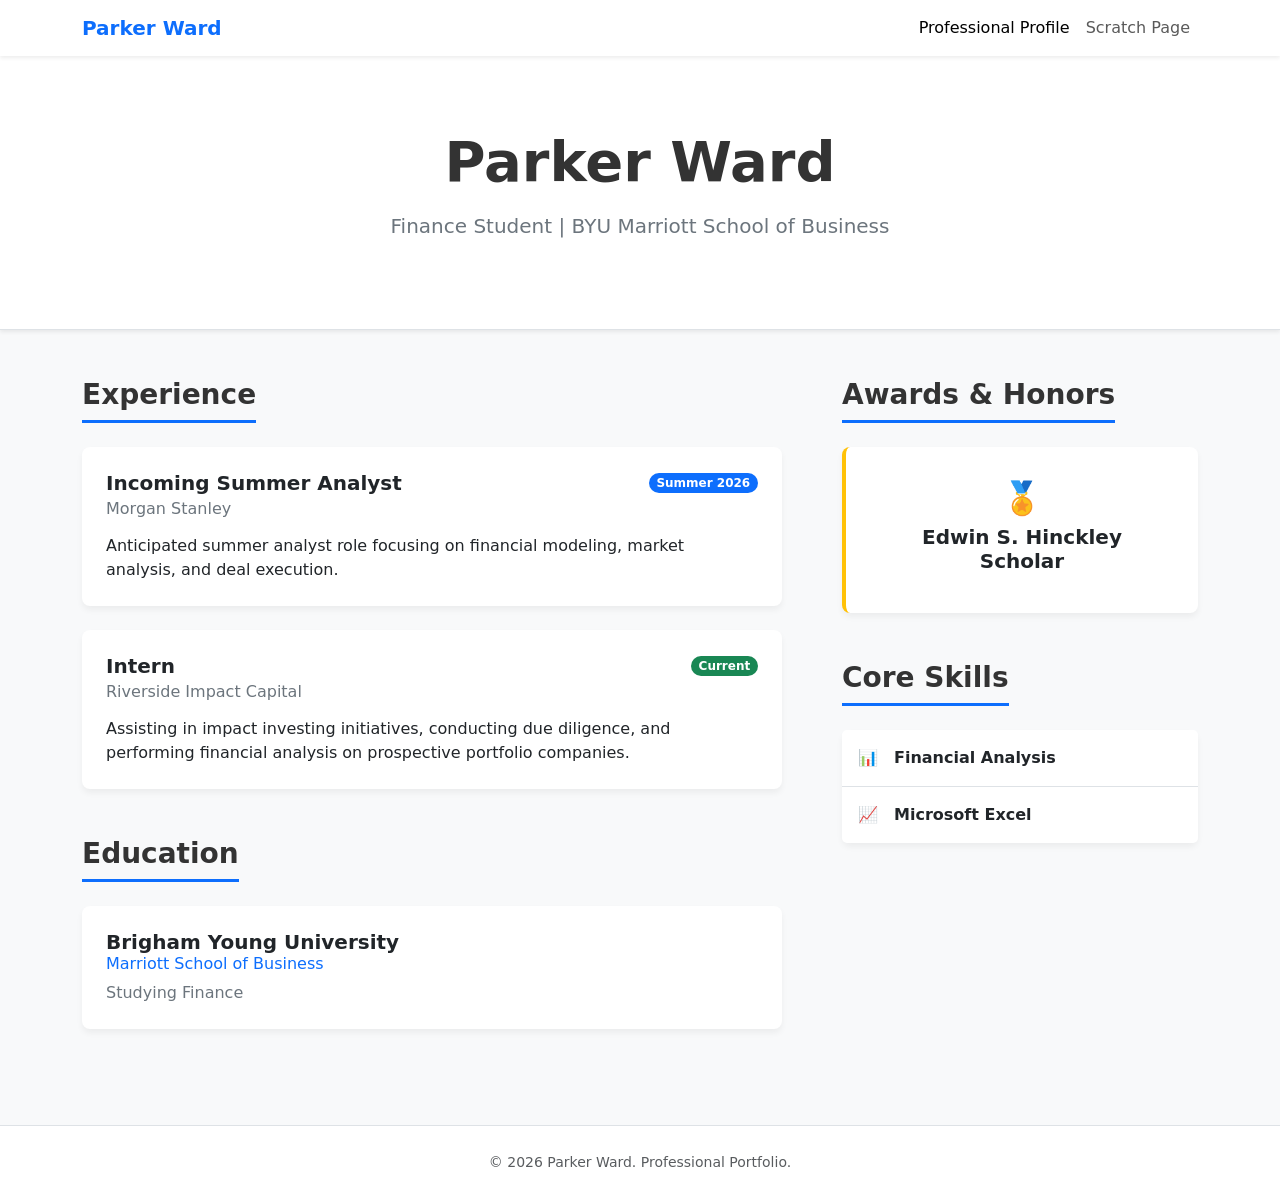
<file: index.html>
<!DOCTYPE html>
<html lang="en">
<head>
    <meta charset="UTF-8">
    <meta name="viewport" content="width=device-width, initial-scale=1.0">
    <title>Parker Ward | Finance Portfolio</title>
    
    <link href="https://cdn.jsdelivr.net/npm/bootstrap@5.3.0/dist/css/bootstrap.min.css" rel="stylesheet">
    
    <style>
        body {
            background-color: #f8f9fa; /* Very light gray to make white cards pop */
            color: #333;
        }
        .section-title {
            border-bottom: 3px solid #0d6efd; /* Bootstrap primary blue */
            padding-bottom: 8px;
            margin-bottom: 24px;
            display: inline-block;
        }
        .resume-card {
            background: white;
            border: none;
            box-shadow: 0 4px 6px rgba(0,0,0,0.05);
            transition: transform 0.2s ease-in-out;
            border-radius: 8px;
        }
        .resume-card:hover {
            transform: translateY(-3px); /* Slight lift effect on hover */
        }
    </style>
</head>
<body>

    <nav class="navbar navbar-expand-lg navbar-light bg-white shadow-sm sticky-top">
        <div class="container">
            <a class="navbar-brand fw-bold text-primary" href="index.html">Parker Ward</a>
            <button class="navbar-toggler" type="button" data-bs-toggle="collapse" data-bs-target="#navbarNav">
                <span class="navbar-toggler-icon"></span>
            </button>
            <div class="collapse navbar-collapse justify-content-end" id="navbarNav">
                <ul class="navbar-nav">
                    <li class="nav-item">
                        <a class="nav-link active" href="index.html">Professional Profile</a>
                    </li>
                    <li class="nav-item">
                        <a class="nav-link" href="scratch.html">Scratch Page</a>
                    </li>
                </ul>
            </div>
        </div>
    </nav>

    <header class="bg-white py-5 border-bottom shadow-sm text-center">
        <div class="container py-4">
            <h1 class="display-4 fw-bold">Parker Ward</h1>
            <p class="lead text-secondary mt-3">Finance Student | BYU Marriott School of Business</p>
        </div>
    </header>

    <main class="container py-5">
        <div class="row">
            
            <div class="col-lg-8 pe-lg-5">
                
                <section class="mb-5">
                    <h3 class="section-title fw-bold">Experience</h3>
                    
                    <div class="card resume-card mb-4 p-2">
                        <div class="card-body">
                            <div class="d-flex justify-content-between align-items-center mb-2">
                                <h5 class="card-title fw-bold mb-0">Incoming Summer Analyst</h5>
                                <span class="badge bg-primary rounded-pill">Summer 2026</span>
                            </div>
                            <h6 class="card-subtitle mb-3 text-secondary">Morgan Stanley</h6>
                            <p class="card-text mb-0">Anticipated summer analyst role focusing on financial modeling, market analysis, and deal execution.</p>
                        </div>
                    </div>

                    <div class="card resume-card mb-4 p-2">
                        <div class="card-body">
                            <div class="d-flex justify-content-between align-items-center mb-2">
                                <h5 class="card-title fw-bold mb-0">Intern</h5>
                                <span class="badge bg-success rounded-pill">Current</span>
                            </div>
                            <h6 class="card-subtitle mb-3 text-secondary">Riverside Impact Capital</h6>
                            <p class="card-text mb-0">Assisting in impact investing initiatives, conducting due diligence, and performing financial analysis on prospective portfolio companies.</p>
                        </div>
                    </div>
                </section>

                <section class="mb-5">
                    <h3 class="section-title fw-bold">Education</h3>
                    <div class="card resume-card mb-4 p-2">
                        <div class="card-body">
                            <h5 class="card-title fw-bold mb-1">Brigham Young University</h5>
                            <h6 class="card-subtitle mb-2 text-primary">Marriott School of Business</h6>
                            <p class="card-text text-secondary mb-0">Studying Finance</p>
                        </div>
                    </div>
                </section>
            </div>

            <div class="col-lg-4">
                
                <section class="mb-5">
                    <h3 class="section-title fw-bold">Awards & Honors</h3>
                    <div class="card resume-card p-3 border-start border-4 border-warning">
                        <div class="card-body text-center">
                            <h2 class="mb-2">🏅</h2>
                            <h5 class="card-title fw-bold">Edwin S. Hinckley Scholar</h5>
                        </div>
                    </div>
                </section>

                <section class="mb-5">
                    <h3 class="section-title fw-bold">Core Skills</h3>
                    <div class="card resume-card">
                        <ul class="list-group list-group-flush">
                            <li class="list-group-item d-flex align-items-center py-3">
                                📊 <span class="ms-3 fw-semibold">Financial Analysis</span>
                            </li>
                            <li class="list-group-item d-flex align-items-center py-3">
                                📈 <span class="ms-3 fw-semibold">Microsoft Excel</span>
                            </li>
                        </ul>
                    </div>
                </section>

            </div>
        </div>
    </main>

    <footer class="bg-white border-top py-4 mt-auto">
        <div class="container text-center text-muted">
            <small>&copy; 2026 Parker Ward. Professional Portfolio.</small>
        </div>
    </footer>

    <script src="https://cdn.jsdelivr.net/npm/bootstrap@5.3.0/dist/js/bootstrap.bundle.min.js"></script>
</body>
</html>
</file>
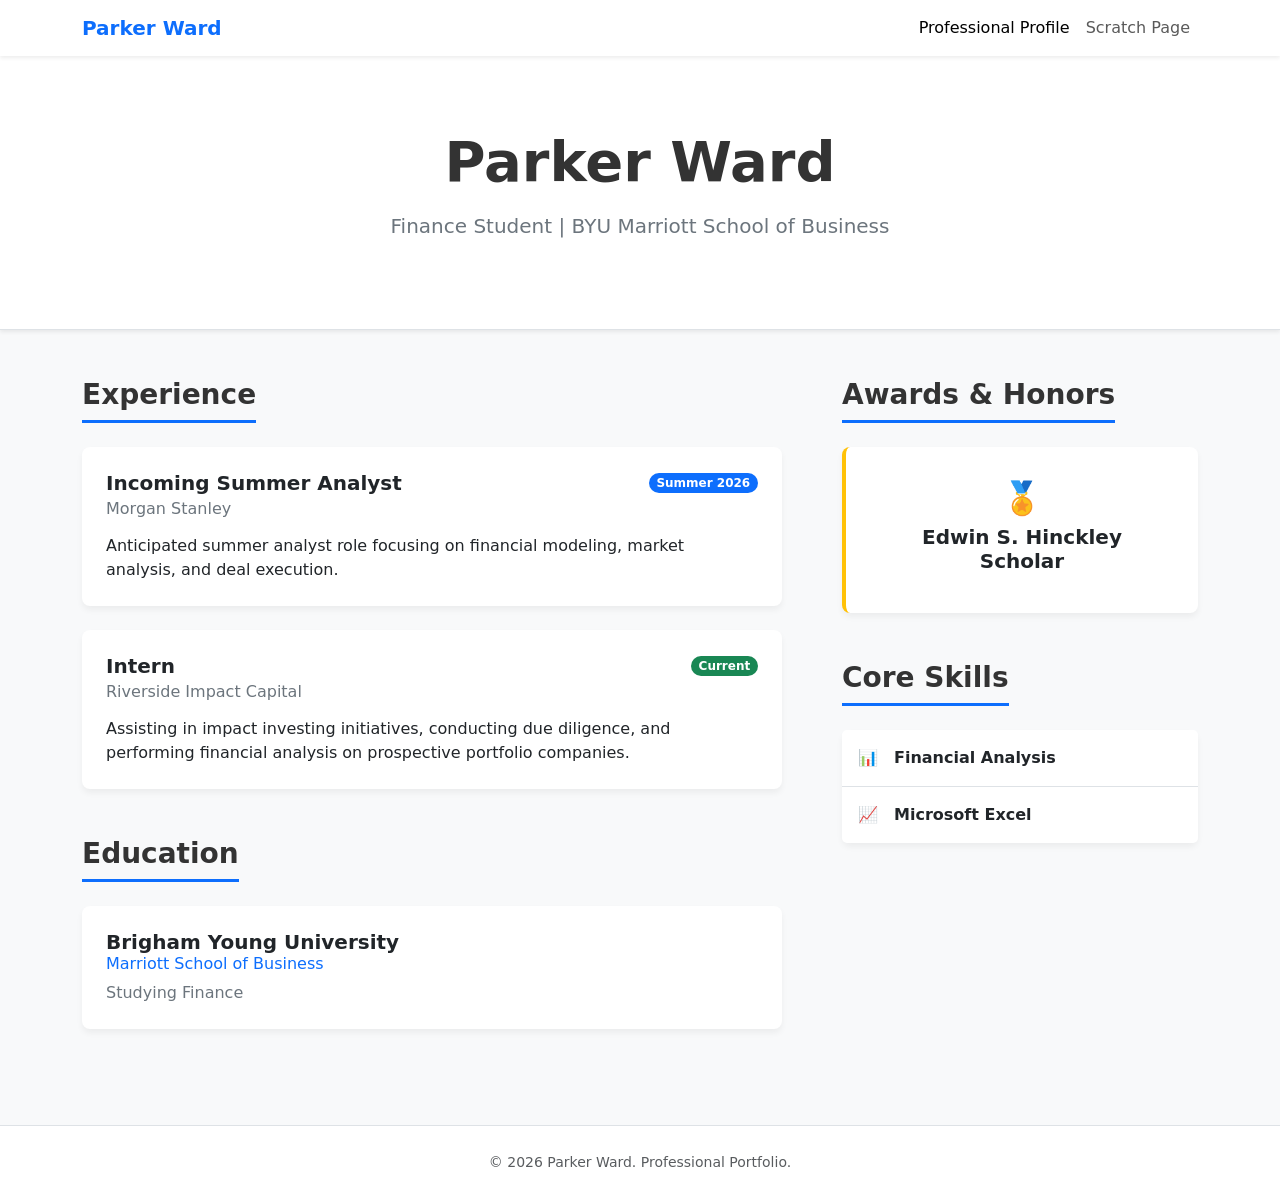
<file: Phase 1.html>
<!DOCTYPE html>
<html lang="en">
<head>
    <meta charset="UTF-8">
    <meta name="viewport" content="width=device-width, initial-scale=1.0">
    <title>Parker Ward | Finance Portfolio</title>
    
    <link href="https://cdn.jsdelivr.net/npm/bootstrap@5.3.0/dist/css/bootstrap.min.css" rel="stylesheet">
    
    <style>
        body {
            background-color: #f8f9fa; /* Very light gray to make white cards pop */
            color: #333;
        }
        .section-title {
            border-bottom: 3px solid #0d6efd; /* Bootstrap primary blue */
            padding-bottom: 8px;
            margin-bottom: 24px;
            display: inline-block;
        }
        .resume-card {
            background: white;
            border: none;
            box-shadow: 0 4px 6px rgba(0,0,0,0.05);
            transition: transform 0.2s ease-in-out;
            border-radius: 8px;
        }
        .resume-card:hover {
            transform: translateY(-3px); /* Slight lift effect on hover */
        }
    </style>
</head>
<body>

    <nav class="navbar navbar-expand-lg navbar-light bg-white shadow-sm sticky-top">
        <div class="container">
            <a class="navbar-brand fw-bold text-primary" href="index.html">Parker Ward</a>
            <button class="navbar-toggler" type="button" data-bs-toggle="collapse" data-bs-target="#navbarNav">
                <span class="navbar-toggler-icon"></span>
            </button>
            <div class="collapse navbar-collapse justify-content-end" id="navbarNav">
                <ul class="navbar-nav">
                    <li class="nav-item">
                        <a class="nav-link active" href="index.html">Professional Profile</a>
                    </li>
                    <li class="nav-item">
                        <a class="nav-link" href="scratch.html">Scratch Page</a>
                    </li>
                </ul>
            </div>
        </div>
    </nav>

    <header class="bg-white py-5 border-bottom shadow-sm text-center">
        <div class="container py-4">
            <h1 class="display-4 fw-bold">Parker Ward</h1>
            <p class="lead text-secondary mt-3">Finance Student | BYU Marriott School of Business</p>
        </div>
    </header>

    <main class="container py-5">
        <div class="row">
            
            <div class="col-lg-8 pe-lg-5">
                
                <section class="mb-5">
                    <h3 class="section-title fw-bold">Experience</h3>
                    
                    <div class="card resume-card mb-4 p-2">
                        <div class="card-body">
                            <div class="d-flex justify-content-between align-items-center mb-2">
                                <h5 class="card-title fw-bold mb-0">Incoming Summer Analyst</h5>
                                <span class="badge bg-primary rounded-pill">Summer 2026</span>
                            </div>
                            <h6 class="card-subtitle mb-3 text-secondary">Morgan Stanley</h6>
                            <p class="card-text mb-0">Anticipated summer analyst role focusing on financial modeling, market analysis, and deal execution.</p>
                        </div>
                    </div>

                    <div class="card resume-card mb-4 p-2">
                        <div class="card-body">
                            <div class="d-flex justify-content-between align-items-center mb-2">
                                <h5 class="card-title fw-bold mb-0">Intern</h5>
                                <span class="badge bg-success rounded-pill">Current</span>
                            </div>
                            <h6 class="card-subtitle mb-3 text-secondary">Riverside Impact Capital</h6>
                            <p class="card-text mb-0">Assisting in impact investing initiatives, conducting due diligence, and performing financial analysis on prospective portfolio companies.</p>
                        </div>
                    </div>
                </section>

                <section class="mb-5">
                    <h3 class="section-title fw-bold">Education</h3>
                    <div class="card resume-card mb-4 p-2">
                        <div class="card-body">
                            <h5 class="card-title fw-bold mb-1">Brigham Young University</h5>
                            <h6 class="card-subtitle mb-2 text-primary">Marriott School of Business</h6>
                            <p class="card-text text-secondary mb-0">Studying Finance</p>
                        </div>
                    </div>
                </section>
            </div>

            <div class="col-lg-4">
                
                <section class="mb-5">
                    <h3 class="section-title fw-bold">Awards & Honors</h3>
                    <div class="card resume-card p-3 border-start border-4 border-warning">
                        <div class="card-body text-center">
                            <h2 class="mb-2">🏅</h2>
                            <h5 class="card-title fw-bold">Edwin S. Hinckley Scholar</h5>
                        </div>
                    </div>
                </section>

                <section class="mb-5">
                    <h3 class="section-title fw-bold">Core Skills</h3>
                    <div class="card resume-card">
                        <ul class="list-group list-group-flush">
                            <li class="list-group-item d-flex align-items-center py-3">
                                📊 <span class="ms-3 fw-semibold">Financial Analysis</span>
                            </li>
                            <li class="list-group-item d-flex align-items-center py-3">
                                📈 <span class="ms-3 fw-semibold">Microsoft Excel</span>
                            </li>
                        </ul>
                    </div>
                </section>

            </div>
        </div>
    </main>

    <footer class="bg-white border-top py-4 mt-auto">
        <div class="container text-center text-muted">
            <small>&copy; 2026 Parker Ward. Professional Portfolio.</small>
        </div>
    </footer>

    <script src="https://cdn.jsdelivr.net/npm/bootstrap@5.3.0/dist/js/bootstrap.bundle.min.js"></script>
</body>
</html>
</file>
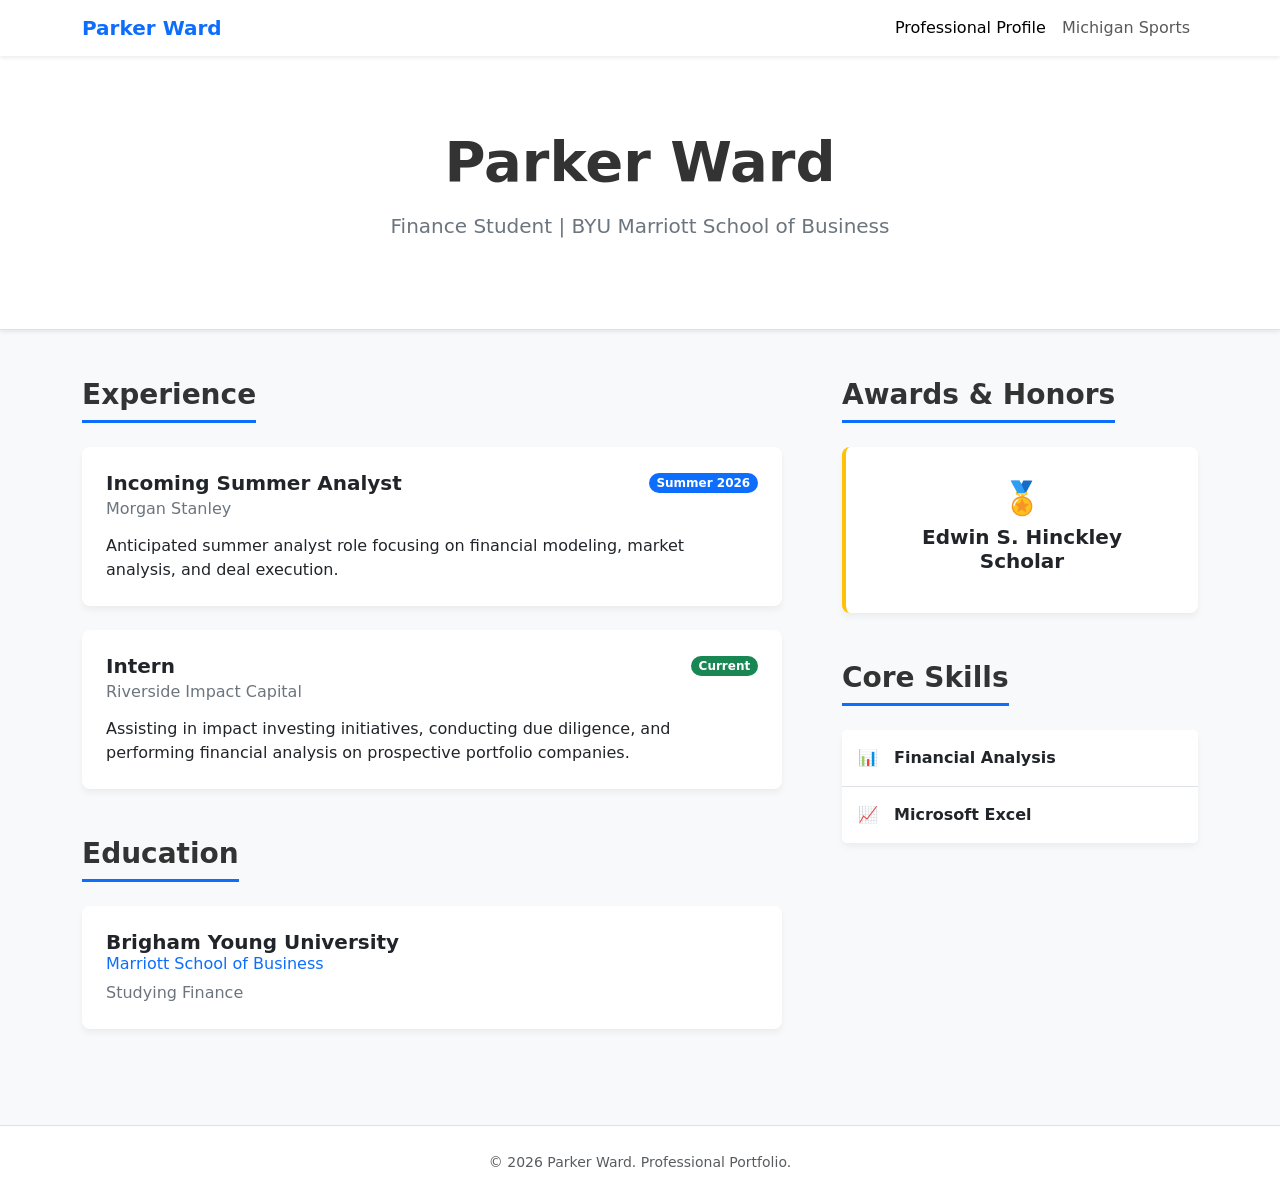
<file: Phase 2.html>
<!DOCTYPE html>
<html lang="en">
<head>
    <meta charset="UTF-8">
    <meta name="viewport" content="width=device-width, initial-scale=1.0">
    <title>Parker Ward | Finance Portfolio</title>
    
    <link href="https://cdn.jsdelivr.net/npm/bootstrap@5.3.0/dist/css/bootstrap.min.css" rel="stylesheet">
    
    <style>
        body {
            background-color: #f8f9fa; /* Very light gray to make white cards pop */
            color: #333;
        }
        .section-title {
            border-bottom: 3px solid #0d6efd; /* Bootstrap primary blue */
            padding-bottom: 8px;
            margin-bottom: 24px;
            display: inline-block;
        }
        .resume-card {
            background: white;
            border: none;
            box-shadow: 0 4px 6px rgba(0,0,0,0.05);
            transition: transform 0.2s ease-in-out;
            border-radius: 8px;
        }
        .resume-card:hover {
            transform: translateY(-3px); /* Slight lift effect on hover */
        }
    </style>
</head>
<body>

    <nav class="navbar navbar-expand-lg navbar-light bg-white shadow-sm sticky-top">
        <div class="container">
            <a class="navbar-brand fw-bold text-primary" href="index.html">Parker Ward</a>
            <button class="navbar-toggler" type="button" data-bs-toggle="collapse" data-bs-target="#navbarNav">
                <span class="navbar-toggler-icon"></span>
            </button>
            <div class="collapse navbar-collapse justify-content-end" id="navbarNav">
                <ul class="navbar-nav">
                    <li class="nav-item">
                        <a class="nav-link active" href="index.html">Professional Profile</a>
                    </li>
                    <li class="nav-item">
                        <a class="nav-link" href="scratch.html">Michigan Sports</a>
                    </li>
                </ul>
            </div>
        </div>
    </nav>

    <header class="bg-white py-5 border-bottom shadow-sm text-center">
        <div class="container py-4">
            <h1 class="display-4 fw-bold">Parker Ward</h1>
            <p class="lead text-secondary mt-3">Finance Student | BYU Marriott School of Business</p>
        </div>
    </header>

    <main class="container py-5">
        <div class="row">
            
            <div class="col-lg-8 pe-lg-5">
                
                <section class="mb-5">
                    <h3 class="section-title fw-bold">Experience</h3>
                    
                    <div class="card resume-card mb-4 p-2">
                        <div class="card-body">
                            <div class="d-flex justify-content-between align-items-center mb-2">
                                <h5 class="card-title fw-bold mb-0">Incoming Summer Analyst</h5>
                                <span class="badge bg-primary rounded-pill">Summer 2026</span>
                            </div>
                            <h6 class="card-subtitle mb-3 text-secondary">Morgan Stanley</h6>
                            <p class="card-text mb-0">Anticipated summer analyst role focusing on financial modeling, market analysis, and deal execution.</p>
                        </div>
                    </div>

                    <div class="card resume-card mb-4 p-2">
                        <div class="card-body">
                            <div class="d-flex justify-content-between align-items-center mb-2">
                                <h5 class="card-title fw-bold mb-0">Intern</h5>
                                <span class="badge bg-success rounded-pill">Current</span>
                            </div>
                            <h6 class="card-subtitle mb-3 text-secondary">Riverside Impact Capital</h6>
                            <p class="card-text mb-0">Assisting in impact investing initiatives, conducting due diligence, and performing financial analysis on prospective portfolio companies.</p>
                        </div>
                    </div>
                </section>

                <section class="mb-5">
                    <h3 class="section-title fw-bold">Education</h3>
                    <div class="card resume-card mb-4 p-2">
                        <div class="card-body">
                            <h5 class="card-title fw-bold mb-1">Brigham Young University</h5>
                            <h6 class="card-subtitle mb-2 text-primary">Marriott School of Business</h6>
                            <p class="card-text text-secondary mb-0">Studying Finance</p>
                        </div>
                    </div>
                </section>
            </div>

            <div class="col-lg-4">
                
                <section class="mb-5">
                    <h3 class="section-title fw-bold">Awards & Honors</h3>
                    <div class="card resume-card p-3 border-start border-4 border-warning">
                        <div class="card-body text-center">
                            <h2 class="mb-2">🏅</h2>
                            <h5 class="card-title fw-bold">Edwin S. Hinckley Scholar</h5>
                        </div>
                    </div>
                </section>

                <section class="mb-5">
                    <h3 class="section-title fw-bold">Core Skills</h3>
                    <div class="card resume-card">
                        <ul class="list-group list-group-flush">
                            <li class="list-group-item d-flex align-items-center py-3">
                                📊 <span class="ms-3 fw-semibold">Financial Analysis</span>
                            </li>
                            <li class="list-group-item d-flex align-items-center py-3">
                                📈 <span class="ms-3 fw-semibold">Microsoft Excel</span>
                            </li>
                        </ul>
                    </div>
                </section>

            </div>
        </div>
    </main>

    <footer class="bg-white border-top py-4 mt-auto">
        <div class="container text-center text-muted">
            <small>&copy; 2026 Parker Ward. Professional Portfolio.</small>
        </div>
    </footer>

    <script src="https://cdn.jsdelivr.net/npm/bootstrap@5.3.0/dist/js/bootstrap.bundle.min.js"></script>
</body>
</html>
</file>
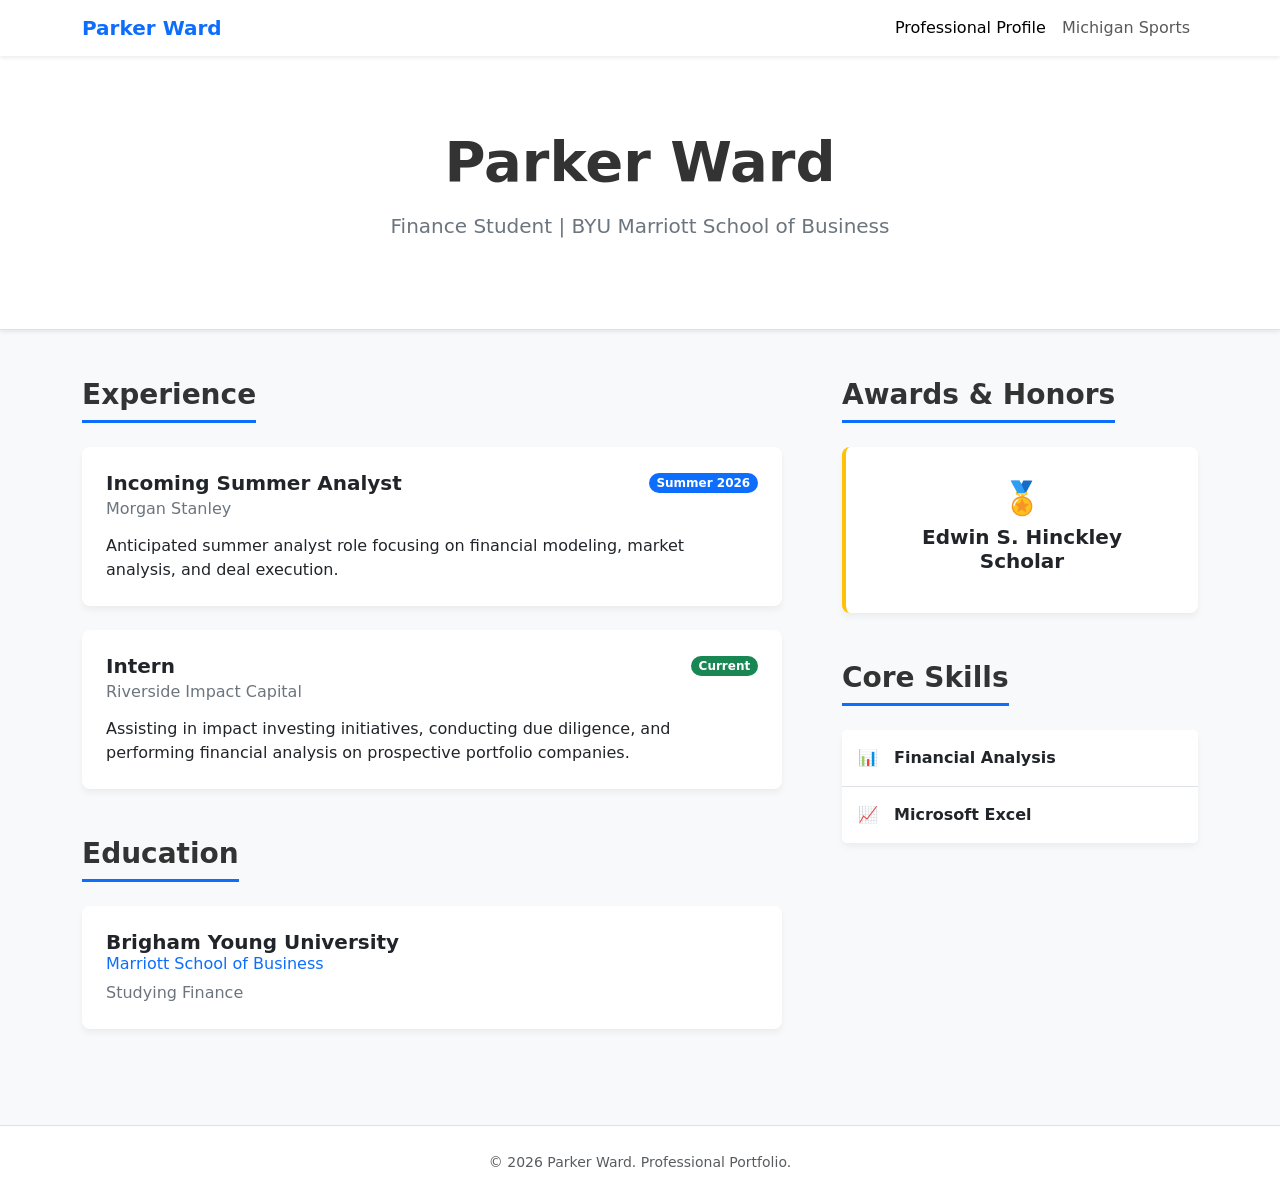
<file: scratch.html>
<!DOCTYPE html>
<html lang="en">
<head>
    <meta charset="UTF-8">
    <meta name="viewport" content="width=device-width, initial-scale=1.0">
    <title>Parker Ward | Finance Portfolio</title>
    
    <link href="https://cdn.jsdelivr.net/npm/bootstrap@5.3.0/dist/css/bootstrap.min.css" rel="stylesheet">
    
    <style>
        body {
            background-color: #f8f9fa; /* Very light gray to make white cards pop */
            color: #333;
        }
        .section-title {
            border-bottom: 3px solid #0d6efd; /* Bootstrap primary blue */
            padding-bottom: 8px;
            margin-bottom: 24px;
            display: inline-block;
        }
        .resume-card {
            background: white;
            border: none;
            box-shadow: 0 4px 6px rgba(0,0,0,0.05);
            transition: transform 0.2s ease-in-out;
            border-radius: 8px;
        }
        .resume-card:hover {
            transform: translateY(-3px); /* Slight lift effect on hover */
        }
    </style>
</head>
<body>

    <nav class="navbar navbar-expand-lg navbar-light bg-white shadow-sm sticky-top">
        <div class="container">
            <a class="navbar-brand fw-bold text-primary" href="index.html">Parker Ward</a>
            <button class="navbar-toggler" type="button" data-bs-toggle="collapse" data-bs-target="#navbarNav">
                <span class="navbar-toggler-icon"></span>
            </button>
            <div class="collapse navbar-collapse justify-content-end" id="navbarNav">
                <ul class="navbar-nav">
                    <li class="nav-item">
                        <a class="nav-link active" href="index.html">Professional Profile</a>
                    </li>
                    <li class="nav-item">
                        <a class="nav-link" href="scratch.html">Michigan Sports</a>
                    </li>
                </ul>
            </div>
        </div>
    </nav>

    <header class="bg-white py-5 border-bottom shadow-sm text-center">
        <div class="container py-4">
            <h1 class="display-4 fw-bold">Parker Ward</h1>
            <p class="lead text-secondary mt-3">Finance Student | BYU Marriott School of Business</p>
        </div>
    </header>

    <main class="container py-5">
        <div class="row">
            
            <div class="col-lg-8 pe-lg-5">
                
                <section class="mb-5">
                    <h3 class="section-title fw-bold">Experience</h3>
                    
                    <div class="card resume-card mb-4 p-2">
                        <div class="card-body">
                            <div class="d-flex justify-content-between align-items-center mb-2">
                                <h5 class="card-title fw-bold mb-0">Incoming Summer Analyst</h5>
                                <span class="badge bg-primary rounded-pill">Summer 2026</span>
                            </div>
                            <h6 class="card-subtitle mb-3 text-secondary">Morgan Stanley</h6>
                            <p class="card-text mb-0">Anticipated summer analyst role focusing on financial modeling, market analysis, and deal execution.</p>
                        </div>
                    </div>

                    <div class="card resume-card mb-4 p-2">
                        <div class="card-body">
                            <div class="d-flex justify-content-between align-items-center mb-2">
                                <h5 class="card-title fw-bold mb-0">Intern</h5>
                                <span class="badge bg-success rounded-pill">Current</span>
                            </div>
                            <h6 class="card-subtitle mb-3 text-secondary">Riverside Impact Capital</h6>
                            <p class="card-text mb-0">Assisting in impact investing initiatives, conducting due diligence, and performing financial analysis on prospective portfolio companies.</p>
                        </div>
                    </div>
                </section>

                <section class="mb-5">
                    <h3 class="section-title fw-bold">Education</h3>
                    <div class="card resume-card mb-4 p-2">
                        <div class="card-body">
                            <h5 class="card-title fw-bold mb-1">Brigham Young University</h5>
                            <h6 class="card-subtitle mb-2 text-primary">Marriott School of Business</h6>
                            <p class="card-text text-secondary mb-0">Studying Finance</p>
                        </div>
                    </div>
                </section>
            </div>

            <div class="col-lg-4">
                
                <section class="mb-5">
                    <h3 class="section-title fw-bold">Awards & Honors</h3>
                    <div class="card resume-card p-3 border-start border-4 border-warning">
                        <div class="card-body text-center">
                            <h2 class="mb-2">🏅</h2>
                            <h5 class="card-title fw-bold">Edwin S. Hinckley Scholar</h5>
                        </div>
                    </div>
                </section>

                <section class="mb-5">
                    <h3 class="section-title fw-bold">Core Skills</h3>
                    <div class="card resume-card">
                        <ul class="list-group list-group-flush">
                            <li class="list-group-item d-flex align-items-center py-3">
                                📊 <span class="ms-3 fw-semibold">Financial Analysis</span>
                            </li>
                            <li class="list-group-item d-flex align-items-center py-3">
                                📈 <span class="ms-3 fw-semibold">Microsoft Excel</span>
                            </li>
                        </ul>
                    </div>
                </section>

            </div>
        </div>
    </main>

    <footer class="bg-white border-top py-4 mt-auto">
        <div class="container text-center text-muted">
            <small>&copy; 2026 Parker Ward. Professional Portfolio.</small>
        </div>
    </footer>

    <script src="https://cdn.jsdelivr.net/npm/bootstrap@5.3.0/dist/js/bootstrap.bundle.min.js"></script>
</body>
</html>
</file>
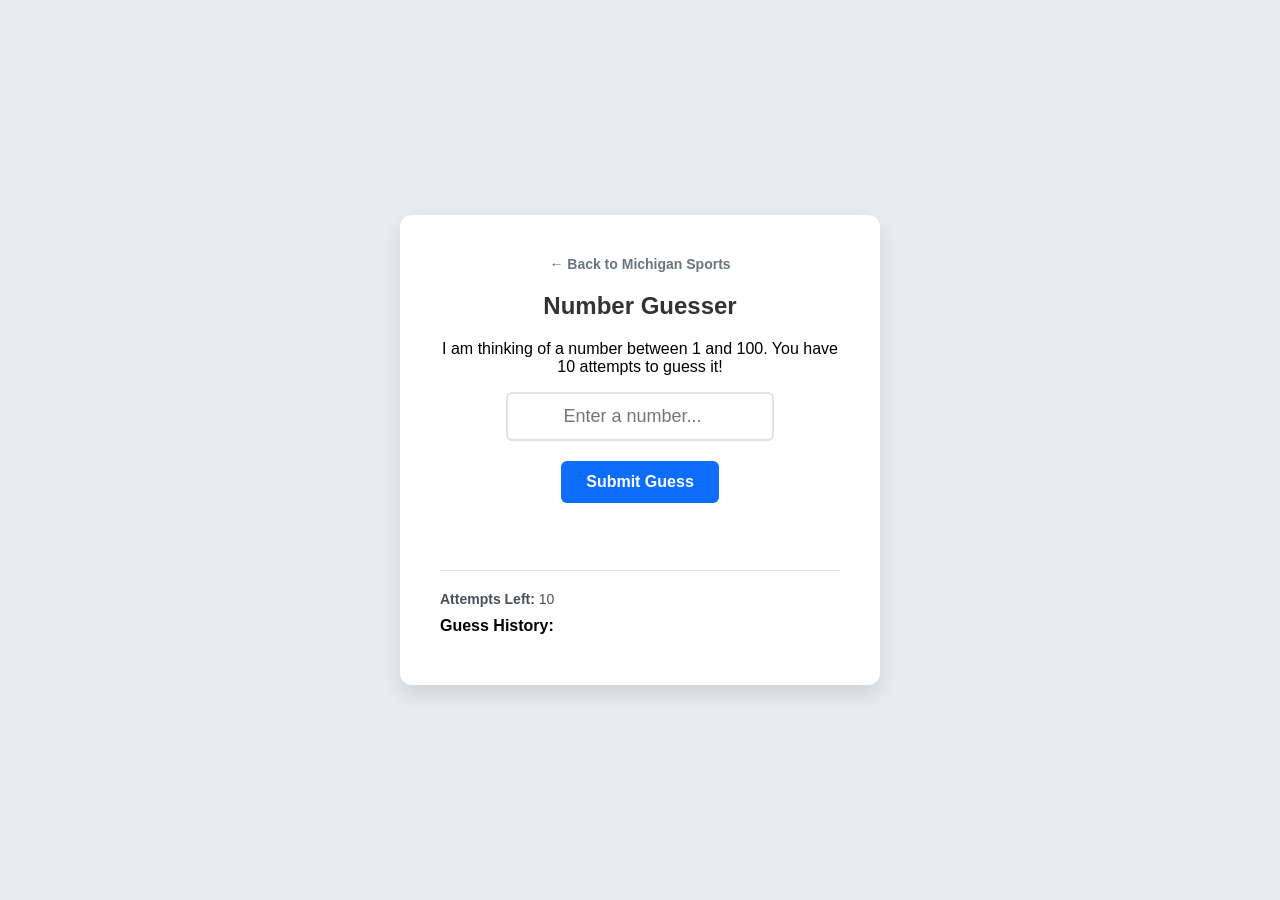
<file: webapp.html>
<!DOCTYPE html>
<html lang="en">
<head>
    <meta charset="UTF-8">
    <meta name="viewport" content="width=device-width, initial-scale=1.0">
    <title>Number Guessing Game</title>
    <style>
        /* CSS Styling */
        body {
            font-family: 'Helvetica Neue', Arial, sans-serif;
            background-color: #e9ecef;
            display: flex;
            justify-content: center;
            align-items: center;
            min-height: 100vh;
            margin: 0;
        }
        .game-card {
            background-color: #ffffff;
            padding: 40px;
            border-radius: 12px;
            box-shadow: 0 10px 20px rgba(0,0,0,0.1);
            text-align: center;
            max-width: 400px;
            width: 90%;
        }
        .nav-link {
            display: inline-block;
            margin-bottom: 20px;
            text-decoration: none;
            color: #6c757d;
            font-size: 14px;
            font-weight: bold;
        }
        .nav-link:hover {
            color: #0d6efd;
        }
        h2 {
            margin-top: 0;
            color: #333;
        }
        input[type="number"] {
            width: 60%;
            padding: 12px;
            font-size: 18px;
            border: 2px solid #dee2e6;
            border-radius: 6px;
            margin-bottom: 20px;
            text-align: center;
        }
        button {
            background-color: #0d6efd;
            color: white;
            border: none;
            padding: 12px 25px;
            font-size: 16px;
            font-weight: bold;
            border-radius: 6px;
            cursor: pointer;
            transition: background-color 0.2s;
        }
        button:hover {
            background-color: #0b5ed7;
        }
        button:disabled {
            background-color: #6c757d;
            cursor: not-allowed;
        }
        .message {
            font-size: 18px;
            font-weight: bold;
            margin: 20px 0;
            min-height: 27px;
        }
        .text-danger { color: #dc3545; }
        .text-success { color: #198754; }
        .text-warning { color: #fd7e14; }
        
        .stats {
            display: flex;
            justify-content: space-between;
            margin-top: 20px;
            padding-top: 20px;
            border-top: 1px solid #dee2e6;
            font-size: 14px;
            color: #495057;
        }
        .history-list {
            list-style: none;
            padding: 0;
            margin: 10px 0 0 0;
            text-align: left;
            font-size: 13px;
            max-height: 100px;
            overflow-y: auto;
        }
        .history-list li {
            padding: 4px 0;
            border-bottom: 1px dashed #e9ecef;
        }
    </style>
</head>
<body>

    <div class="game-card">
        <a href="scratch.html" class="nav-link">&larr; Back to Michigan Sports</a>
        
        <h2>Number Guesser</h2>
        <p>I am thinking of a number between 1 and 100. You have 10 attempts to guess it!</p>
        
        <input type="number" id="guessInput" placeholder="Enter a number..." min="1" max="100">
        <br>
        <button id="guessBtn" onclick="checkGuess()">Submit Guess</button>
        <button id="restartBtn" onclick="resetGame()" style="display: none; background-color: #198754;">Play Again</button>

        <div id="message" class="message"></div>

        <div class="stats">
            <div><strong>Attempts Left:</strong> <span id="attempts">10</span></div>
        </div>
        <div style="text-align: left; margin-top: 10px;">
            <strong>Guess History:</strong>
            <ul id="history" class="history-list"></ul>
        </div>
    </div>

    <script>
        let targetNumber;
        let attemptsLeft;
        let gameActive = true;

        // Initialize game on load
        resetGame();

        function checkGuess() {
            if (!gameActive) return;

            const guessInput = document.getElementById('guessInput');
            const message = document.getElementById('message');
            const attemptsSpan = document.getElementById('attempts');
            const historyList = document.getElementById('history');
            const guess = parseInt(guessInput.value);

            // Validation
            if (isNaN(guess) || guess < 1 || guess > 100) {
                message.textContent = "Please enter a valid number between 1 and 100.";
                message.className = "message text-warning";
                return;
            }

            attemptsLeft--;
            attemptsSpan.textContent = attemptsLeft;

            let historyText = "";

            // Check Win/Loss/Hint Conditions
            if (guess === targetNumber) {
                message.textContent = `🎉 Correct! The number was ${targetNumber}!`;
                message.className = "message text-success";
                historyText = `${guess} - Correct!`;
                endGame();
            } else if (attemptsLeft === 0) {
                message.textContent = `💀 Game Over! The number was ${targetNumber}.`;
                message.className = "message text-danger";
                historyText = `${guess} - Wrong (Game Over)`;
                endGame();
            } else if (guess > targetNumber
</file>
